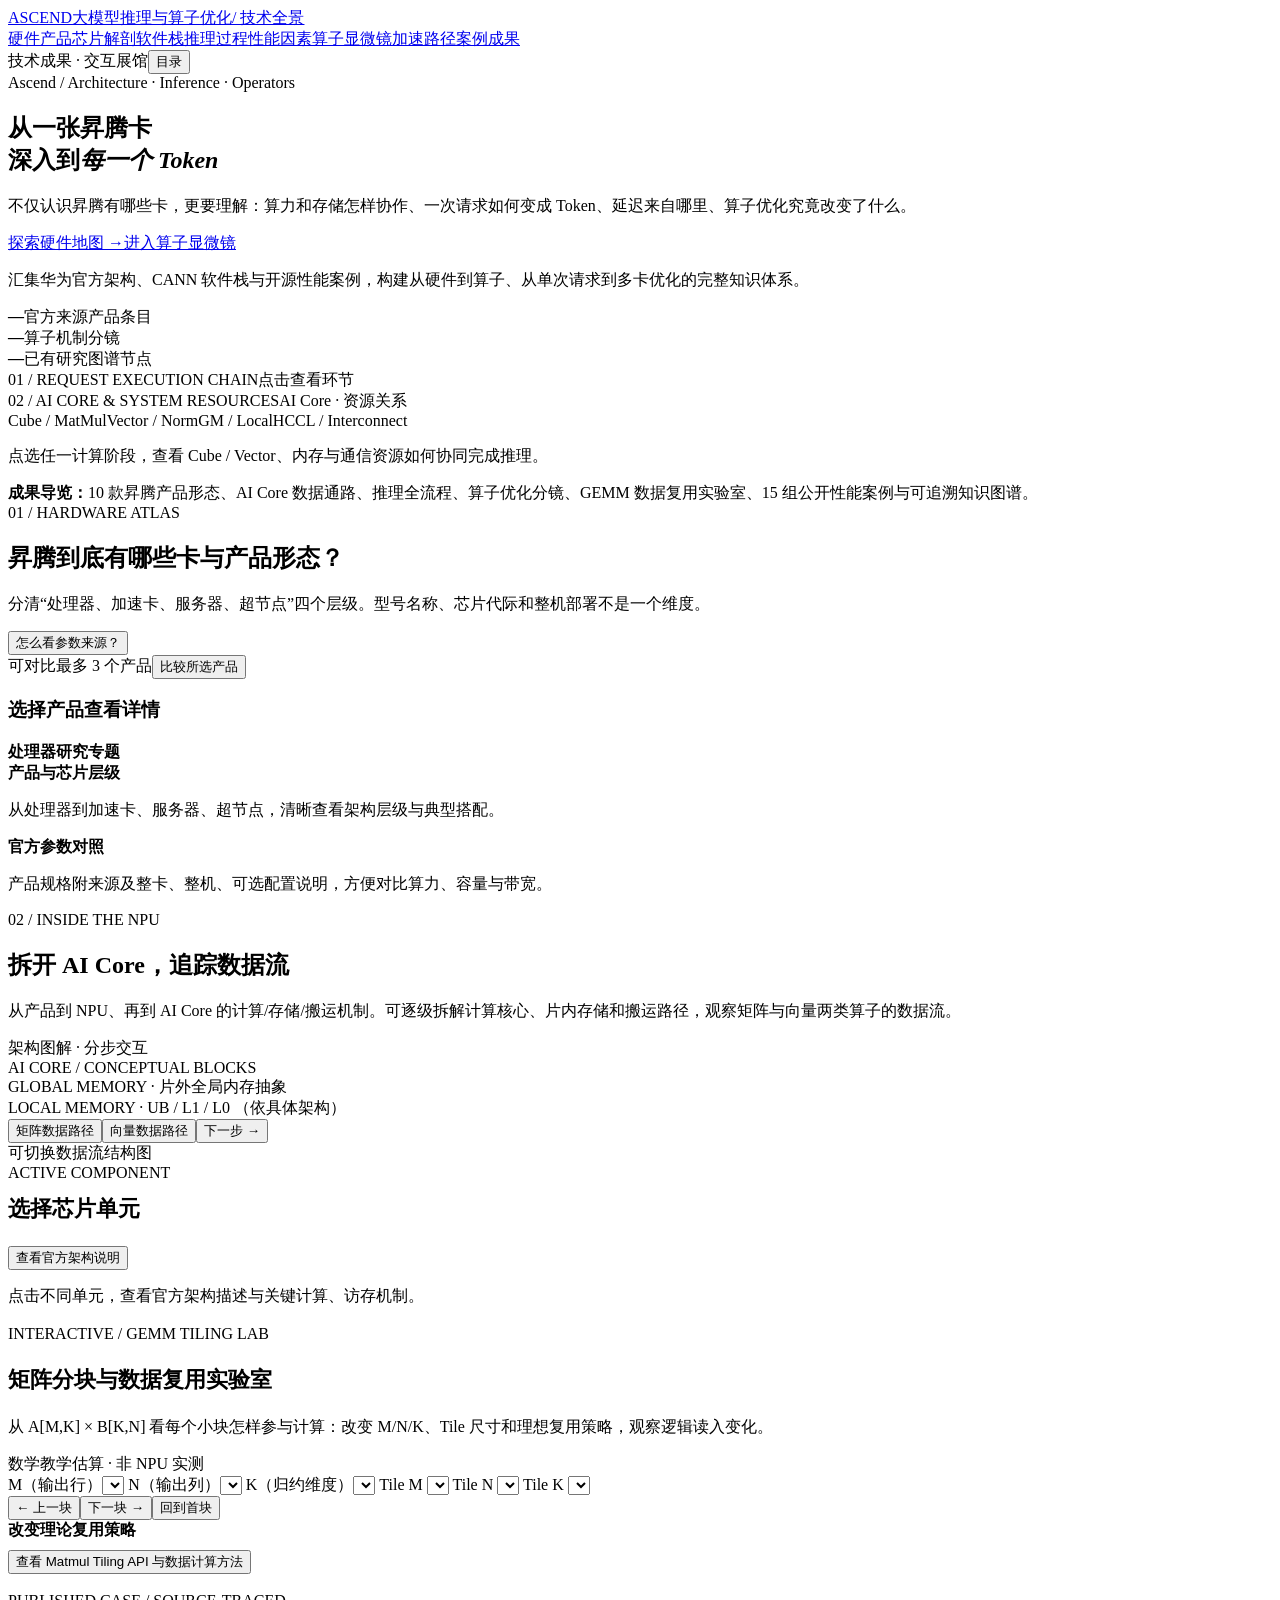
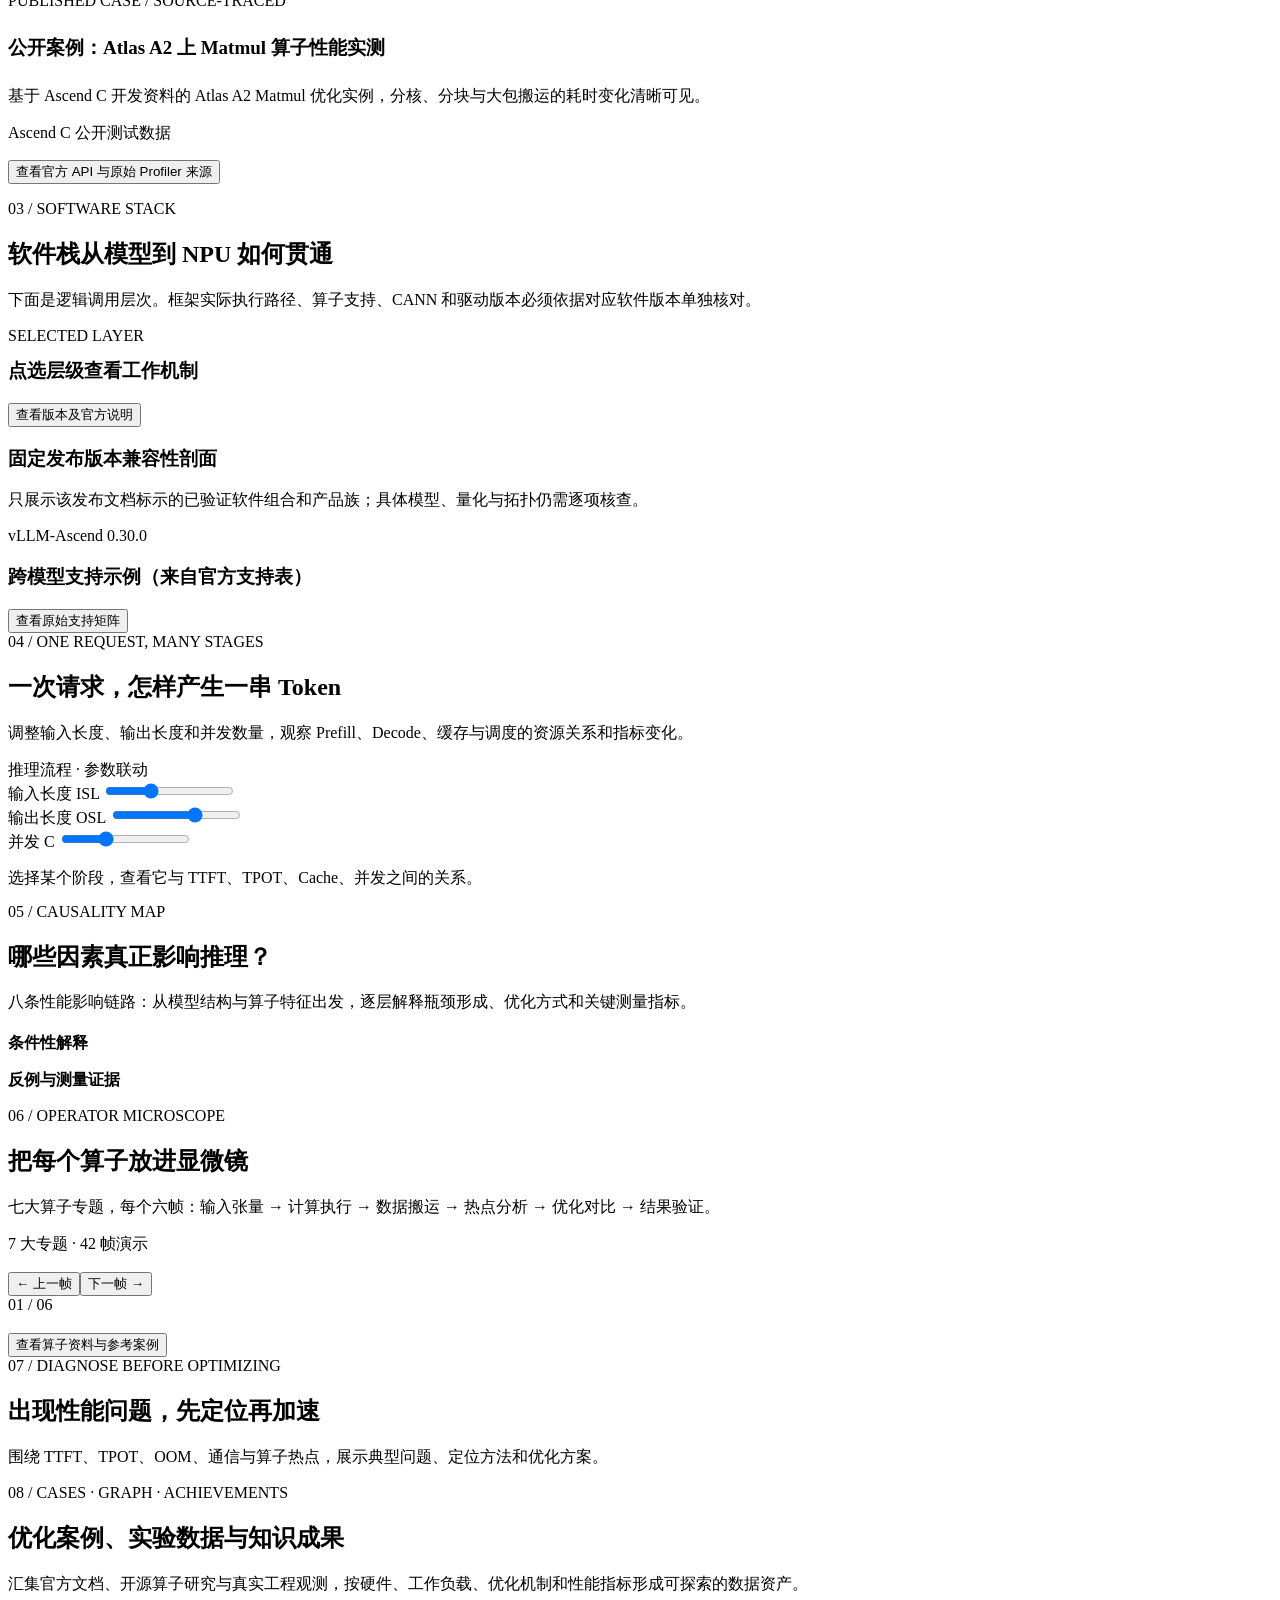
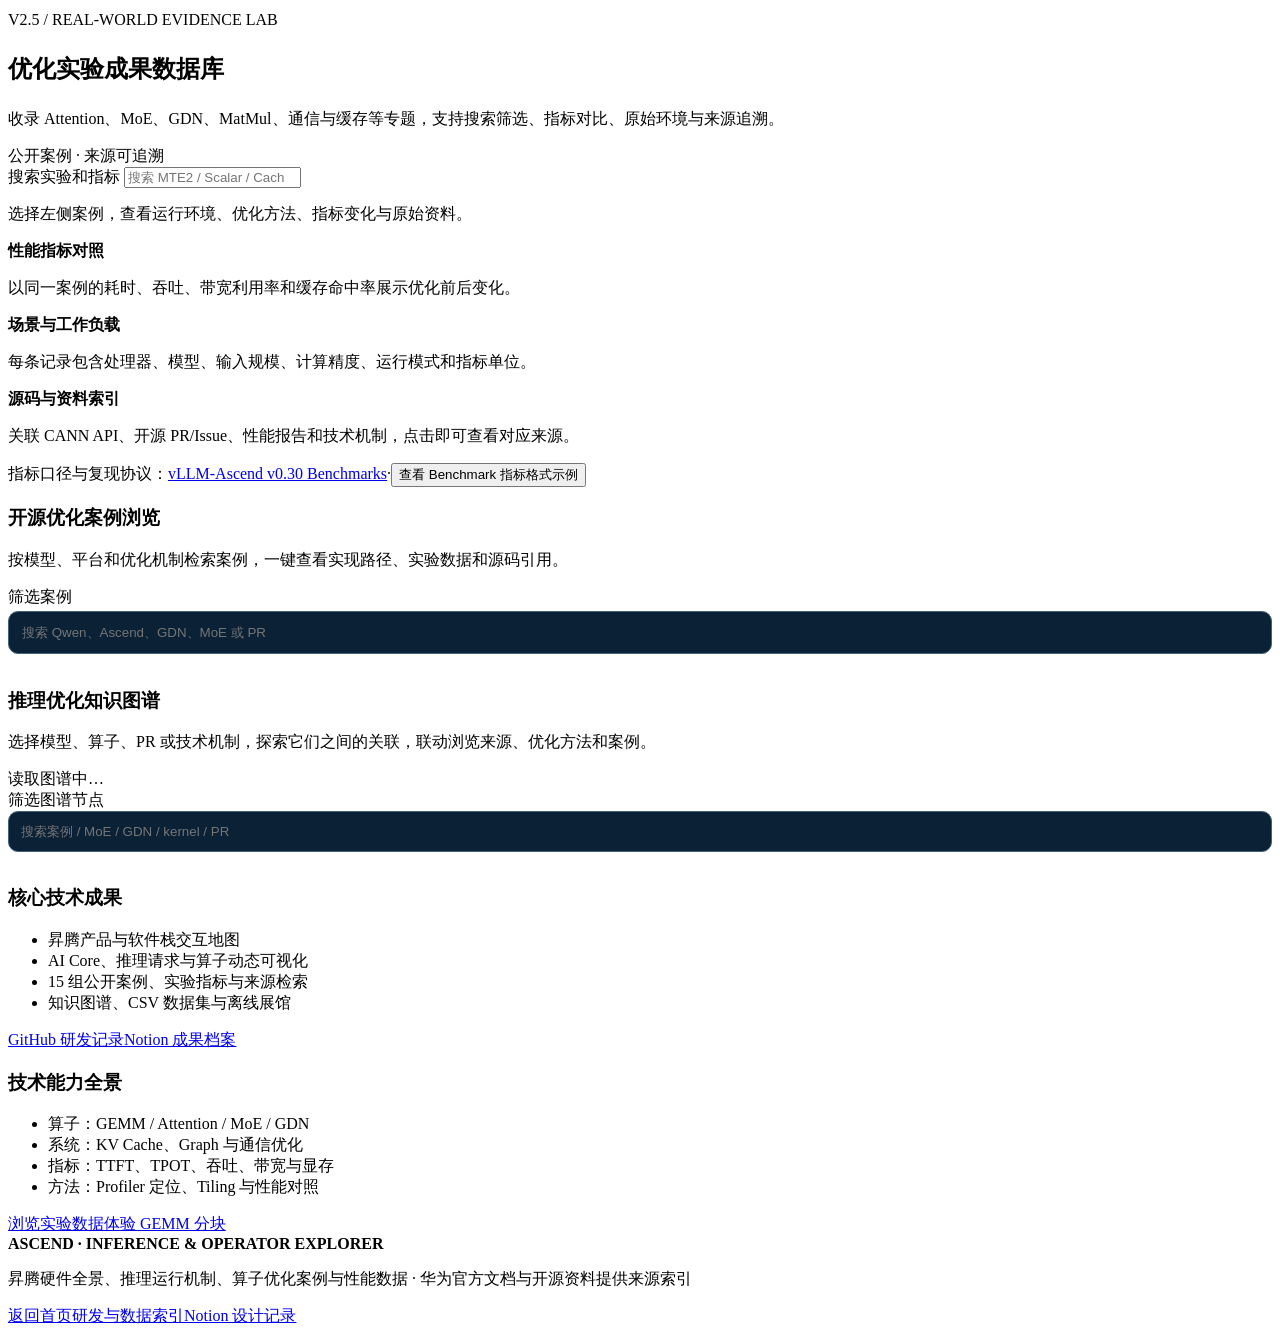
<file: design/ascend-explorer-v2/site/index.html>
<!doctype html>
<html lang="zh-CN"><head><meta charset="utf-8"><meta name="viewport" content="width=device-width,initial-scale=1">
<meta name="theme-color" content="#071422"><meta name="description" content="昇腾大模型推理与算子优化：互动探索硬件形态、AI Core、CANN、Token 生命周期与算子机制。">
<title>昇腾大模型推理与算子优化 · 交互技术全景</title>
<style>/* APP_CSS_INJECT */</style></head>
<body>
<header class="topbar"><div class="container topbar-inner">
 <a class="brand" href="#overview" aria-label="返回昇腾推理优化首页"><span class="brandmark">ASCEND</span><span>大模型推理与算子优化</span><span class="brand-caption">/ 技术全景</span></a>
 <nav class="nav" id="nav" aria-label="全景导航">
  <a href="#hardware">硬件产品</a><a href="#anatomy">芯片解剖</a><a href="#stack">软件栈</a><a href="#lifecycle">推理过程</a><a href="#factors">性能因素</a><a href="#operators">算子显微镜</a><a href="#optimization">加速路径</a><a href="#evidence">案例成果</a>
 </nav>
 <div class="top-actions"><span class="status-small">技术成果 · 交互展馆</span><button id="nav-toggle" class="menu-toggle" aria-expanded="false" aria-controls="nav">目录</button></div>
</div></header>
<main>
<section class="hero container" id="overview" aria-labelledby="hero-title">
 <div class="hero-grid">
  <div>
   <div class="eyebrow">Ascend / Architecture · Inference · Operators</div>
   <h1 id="hero-title">从一张昇腾卡<br>深入到<em>每一个 Token</em></h1>
   <p class="lead">不仅认识昇腾有哪些卡，更要理解：算力和存储怎样协作、一次请求如何变成 Token、延迟来自哪里、算子优化究竟改变了什么。</p>
   <div class="hero-actions"><a class="btn primary" href="#hardware">探索硬件地图 <span aria-hidden="true">→</span></a><a class="btn ghost" href="#operators">进入算子显微镜</a></div>
   <p class="hero-small">汇集华为官方架构、CANN 软件栈与开源性能案例，构建从硬件到算子、从单次请求到多卡优化的完整知识体系。</p>
   <div class="hero-stats"><div class="stat"><strong id="count-products">—</strong><span>官方来源产品条目</span></div><div class="divider"></div><div class="stat"><strong id="count-operators">—</strong><span>算子机制分镜</span></div><div class="divider"></div><div class="stat"><strong id="count-evidence">—</strong><span>已有研究图谱节点</span></div></div>
  </div>
  <div class="hero-diagram" aria-label="请求到昇腾 NPU 的教学路径示意">
   <div class="diagram-caption"><span>01 / REQUEST EXECUTION CHAIN</span><span>点击查看环节</span></div>
   <div class="line-pipeline" id="hero-chain"></div><div class="connector" aria-hidden="true"></div>
   <div class="diagram-caption"><span>02 / AI CORE & SYSTEM RESOURCES</span><span>AI Core · 资源关系</span></div>
   <div class="resource-nodes"><span>Cube / MatMul</span><span>Vector / Norm</span><span>GM / Local</span><span>HCCL / Interconnect</span></div>
   <p class="caption">点选任一计算阶段，查看 Cube / Vector、内存与通信资源如何协同完成推理。</p>
  </div>
 </div>
 <div class="banner" role="note"><b>成果导览：</b>10 款昇腾产品形态、AI Core 数据通路、推理全流程、算子优化分镜、GEMM 数据复用实验室、15 组公开性能案例与可追溯知识图谱。</div>
</section>

<section class="section" id="hardware" aria-labelledby="hardware-title"><div class="container">
 <div class="section-header"><div><div class="section-index">01 / HARDWARE ATLAS</div><h2 id="hardware-title">昇腾到底有哪些卡与产品形态？</h2><p class="section-intro">分清“处理器、加速卡、服务器、超节点”四个层级。型号名称、芯片代际和整机部署不是一个维度。</p></div><button class="btn ghost" data-drawer-key="product" type="button">怎么看参数来源？</button></div>
 <div class="surface">
  <div class="tabs" id="product-tabs" aria-label="第一级：按产品形态筛选"></div><div class="family-rail" id="family-rail" aria-label="第二级：按官方产品族筛选"></div><div class="breadcrumb" id="product-crumb" aria-label="产品四层钻取位置"></div>
  <div class="two-thirds"><div><div class="product-grid" id="product-grid"></div><div class="linkline"><span class="badge neutral">可对比最多 3 个产品</span><button id="compare-products" class="btn ghost" type="button">比较所选产品</button></div></div>
  <aside class="surface hardware-detail" id="product-detail" aria-live="polite"><h3>选择产品查看详情</h3></aside></div>
  <div class="topology-evidence" id="topology-evidence" hidden aria-live="polite"></div>
  <div class="verified-facts" id="verified-spec-detail" aria-live="polite"></div>
 </div>
 <div class="grid-3" style="margin-top:13px"><div class="topic-card"><b>处理器研究专题</b><div id="processor-topics"></div></div><div class="topic-card"><b>产品与芯片层级</b><p>从处理器到加速卡、服务器、超节点，清晰查看架构层级与典型搭配。</p></div><div class="topic-card"><b>官方参数对照</b><p>产品规格附来源及整卡、整机、可选配置说明，方便对比算力、容量与带宽。</p></div></div>
 <div class="surface" id="comparison" hidden style="margin-top:14px"><div class="section-header"><h3>已选产品对照</h3><button class="btn ghost" id="clear-compare" type="button">清除对照</button></div><div class="overflow-x" id="compare-table"></div></div>
</div></section>

<section class="section" id="anatomy" aria-labelledby="anatomy-title"><div class="container">
 <div class="section-header"><div><div class="section-index">02 / INSIDE THE NPU</div><h2 id="anatomy-title">拆开 AI Core，追踪数据流</h2><p class="section-intro">从产品到 NPU、再到 AI Core 的计算/存储/搬运机制。可逐级拆解计算核心、片内存储和搬运路径，观察矩阵与向量两类算子的数据流。</p></div><span class="badge warn">架构图解 · 分步交互</span></div>
 <div class="layer-strip" id="anatomy-levels"></div>
 <div class="anatomy-view">
  <div class="surface" id="anatomy-diagram">
   <div class="chip-shell" id="chip-shell"><div class="chip-title">AI CORE / CONCEPTUAL BLOCKS</div>
    <div class="memorybar">GLOBAL MEMORY · 片外全局内存抽象</div>
    <div class="chip-cores" id="chip-units"></div><div class="memorybar">LOCAL MEMORY · UB / L1 / L0 （依具体架构）</div>
   </div>
   <div class="layer-display" id="anatomy-layer-display" hidden></div>
   <div class="linkline"><button id="path-gemm" class="btn" type="button">矩阵数据路径</button><button id="path-vector" class="btn ghost" type="button">向量数据路径</button><button id="path-next" class="btn ghost" type="button">下一步 →</button></div>
   <div class="pathline" id="memory-path" aria-live="polite"></div>
   <div class="core-illustration" id="core-illustration" role="img" aria-label="典型 Cube 或 Vector 计算存储数据通路">可切换数据流结构图</div>
   <div class="core-step-detail" id="core-step-detail" aria-live="polite"></div>
  </div>
  <aside class="surface tinted"><span class="data-label">ACTIVE COMPONENT</span><h3 id="chip-detail-title" class="panel-title" style="font-size:22px;margin-top:12px">选择芯片单元</h3><p id="chip-detail-text" class="muted"></p><div class="tutorial-box" id="chip-detail-measure"></div><div class="linkline"><button class="btn ghost" data-drawer-key="architecture" type="button">查看官方架构说明</button></div><p class="tiny">点击不同单元，查看官方架构描述与关键计算、访存机制。</p></aside>
 </div>
 <div class="surface tile-lab" id="tiling-lab" style="margin-top:18px" aria-labelledby="tiling-title">
  <div class="section-header"><div><div class="section-index">INTERACTIVE / GEMM TILING LAB</div><h3 id="tiling-title" class="panel-title" style="font-size:22px">矩阵分块与数据复用实验室</h3><p class="section-intro">从 A[M,K] × B[K,N] 看每个小块怎样参与计算：改变 M/N/K、Tile 尺寸和理想复用策略，观察逻辑读入变化。</p></div><span class="badge warn">数学教学估算 · 非 NPU 实测</span></div>
  <div class="tabs" id="tiling-presets" aria-label="选择矩阵计算示例"></div>
  <div class="tile-controls">
   <label>M（输出行）<select id="tile-M" aria-label="M 行数"></select></label>
   <label>N（输出列）<select id="tile-N" aria-label="N 列数"></select></label>
   <label>K（归约维度）<select id="tile-K" aria-label="K 维度"></select></label>
   <label>Tile M <select id="tile-tm" aria-label="Tile M"></select></label>
   <label>Tile N <select id="tile-tn" aria-label="Tile N"></select></label>
   <label>Tile K <select id="tile-tk" aria-label="Tile K"></select></label>
  </div>
  <div class="tile-summary" id="tiling-summary" aria-live="polite"></div>
  <div class="tile-layout">
   <div class="tile-stage">
    <div class="tile-matrix-trio" id="tiling-matrices" aria-label="矩阵 A B C 的分块示意"></div>
    <div class="linkline"><button type="button" class="btn ghost" id="tiling-prev">← 上一块</button><button type="button" class="btn primary" id="tiling-next">下一块 →</button><button type="button" class="btn ghost" id="tiling-reset">回到首块</button></div>
    <div class="tile-step" id="tiling-step" aria-live="polite"></div>
   </div>
   <div class="tile-right">
    <h4 style="margin:0 0 9px">改变理论复用策略</h4>
    <div class="tabs" id="tiling-methods"></div>
    <div id="tiling-traffic" class="tile-traffic" aria-live="polite"></div>
    <div class="tutorial-box" id="tiling-caveat"></div>
    <button type="button" class="btn ghost" id="tiling-sources">查看 Matmul Tiling API 与数据计算方法</button>
   </div>
  </div>
  <div class="surface reported-evidence" id="matmul-reported-evidence" style="margin-top:18px" aria-labelledby="reported-evidence-title">
   <div class="section-header"><div><div class="section-index">PUBLISHED CASE / SOURCE-TRACED</div><h4 class="panel-title" id="reported-evidence-title" style="font-size:19px">公开案例：Atlas A2 上 Matmul 算子性能实测</h4><p class="section-intro">基于 Ascend C 开发资料的 Atlas A2 Matmul 优化实例，分核、分块与大包搬运的耗时变化清晰可见。</p></div><span class="badge warn">Ascend C 公开测试数据</span></div>
   <p class="small muted" id="evidence-workload"></p>
   <div class="reported-evidence-grid" id="reported-evidence-grid"></div>
   <div class="linkline"><button type="button" class="btn ghost" id="reported-evidence-source">查看官方 API 与原始 Profiler 来源</button></div>
   <p class="tiny" id="reported-evidence-caveat"></p>
  </div>
 </div>
</div></section>

<section class="section" id="stack" aria-labelledby="stack-title"><div class="container">
 <div class="section-header"><div><div class="section-index">03 / SOFTWARE STACK</div><h2 id="stack-title">软件栈从模型到 NPU 如何贯通</h2><p class="section-intro">下面是逻辑调用层次。框架实际执行路径、算子支持、CANN 和驱动版本必须依据对应软件版本单独核对。</p></div></div>
 <div class="two-thirds"><div class="surface"><div class="stack" id="stack-layers"></div></div><div class="surface tinted"><div class="data-label">SELECTED LAYER</div><h3 id="stack-detail-title" class="panel-title" style="margin-top:13px">点选层级查看工作机制</h3><p id="stack-detail-text" class="muted"></p><div class="tutorial-box" id="stack-detail-gate"></div><div class="linkline"><button class="btn ghost" data-drawer-key="framework" type="button">查看版本及官方说明</button></div></div></div>
 <div class="surface compat-panel" id="software-compat" style="margin-top:16px">
   <div class="section-header"><div><h3 class="panel-title">固定发布版本兼容性剖面</h3><p class="section-intro">只展示该发布文档标示的已验证软件组合和产品族；具体模型、量化与拓扑仍需逐项核查。</p></div><span class="badge neutral">vLLM-Ascend 0.30.0</span></div>
   <div class="tabs" id="compat-family-tabs" aria-label="选择官方软件环境适配的硬件族"></div>
   <div class="compat-view" id="compat-view" aria-live="polite"></div>
   <div class="section-header" style="margin-top:16px"><h3 class="panel-title">跨模型支持示例（来自官方支持表）</h3><button type="button" class="btn ghost" id="compat-source">查看原始支持矩阵</button></div>
   <div class="compat-models" id="compat-models"></div>
 </div>
</div></section>

<section class="section" id="lifecycle" aria-labelledby="life-title"><div class="container">
 <div class="section-header"><div><div class="section-index">04 / ONE REQUEST, MANY STAGES</div><h2 id="life-title">一次请求，怎样产生一串 Token</h2><p class="section-intro">调整输入长度、输出长度和并发数量，观察 Prefill、Decode、缓存与调度的资源关系和指标变化。</p></div><span class="badge warn">推理流程 · 参数联动</span></div>
 <div class="surface">
  <div class="controls">
   <div class="control"><label for="isl">输入长度 ISL <strong id="isl-value"></strong></label><input type="range" id="isl" min="0" max="3" step="1" value="1" aria-label="输入 Token 长度"></div>
   <div class="control"><label for="osl">输出长度 OSL <strong id="osl-value"></strong></label><input type="range" id="osl" min="0" max="3" step="1" value="2" aria-label="输出 Token 长度"></div>
   <div class="control"><label for="cc">并发 C <strong id="cc-value"></strong></label><input type="range" id="cc" min="0" max="3" step="1" value="1" aria-label="并发请求数量"></div>
  </div>
  <div class="timeline" id="timeline-stages"></div><div class="host-tracks" id="lifecycle-tracks"></div>
  <div class="tutorial-box" id="lifecycle-detail" style="margin-top:15px">选择某个阶段，查看它与 TTFT、TPOT、Cache、并发之间的关系。</div>
 </div>
 <div class="metric-grid" id="metric-definitions" style="margin-top:14px"></div>
</div></section>

<section class="section" id="factors" aria-labelledby="factor-title"><div class="container">
 <div class="section-header"><div><div class="section-index">05 / CAUSALITY MAP</div><h2 id="factor-title">哪些因素真正影响推理？</h2><p class="section-intro">八条性能影响链路：从模型结构与算子特征出发，逐层解释瓶颈形成、优化方式和关键测量指标。</p></div></div>
 <div class="surface"><div class="chips" id="factor-tabs"></div><div class="causality" id="factor-chain" style="margin-top:20px"></div>
  <div class="grid-2" style="margin-top:15px"><div class="tutorial-box"><b>条件性解释</b><p id="factor-description"></p></div><div class="tutorial-box"><b>反例与测量证据</b><p id="factor-validate"></p></div></div>
 </div>
</div></section>

<section class="section" id="operators" aria-labelledby="op-title"><div class="container">
 <div class="section-header"><div><div class="section-index">06 / OPERATOR MICROSCOPE</div><h2 id="op-title">把每个算子放进显微镜</h2><p class="section-intro">七大算子专题，每个六帧：输入张量 → 计算执行 → 数据搬运 → 热点分析 → 优化对比 → 结果验证。</p></div><span class="badge neutral">7 大专题 · 42 帧演示</span></div>
 <div class="surface"><div class="tabs" id="operator-tabs"></div><div class="story-grid" style="margin-top:17px">
  <div><div class="story-steps" id="operator-steps"></div><div class="linkline"><button id="op-prev" class="btn ghost" type="button">← 上一帧</button><button id="op-next" class="btn ghost" type="button">下一帧 →</button></div></div>
  <div class="visualizer" aria-live="polite"><div><div class="large-step" id="op-number">01 / 06</div><span class="data-label" id="op-stage"></span><h3 id="op-frame-title"></h3><p id="op-frame-description"></p><div class="pathline" id="op-visual-flow"></div></div><div><p class="tiny" id="op-limitation"></p><button class="btn ghost" id="op-sources" type="button">查看算子资料与参考案例</button><a id="gemm-lab-link" class="btn ghost" href="#tiling-lab" hidden>进入 GEMM 分块实验室</a></div></div>
 </div></div>
</div></section>

<section class="section" id="optimization" aria-labelledby="opt-title"><div class="container">
 <div class="section-header"><div><div class="section-index">07 / DIAGNOSE BEFORE OPTIMIZING</div><h2 id="opt-title">出现性能问题，先定位再加速</h2><p class="section-intro">围绕 TTFT、TPOT、OOM、通信与算子热点，展示典型问题、定位方法和优化方案。</p></div></div>
 <div class="surface"><div class="diagnosis"><div class="symptoms" id="symptoms"></div><div><div class="decision-steps" id="diagnosis-path"></div><div class="tutorial-box" id="diagnosis-warning" style="margin-top:12px"></div></div></div></div>
</div></section>

<section class="section" id="evidence" aria-labelledby="evidence-title"><div class="container">
 <div class="section-header"><div><div class="section-index">08 / CASES · GRAPH · ACHIEVEMENTS</div><h2 id="evidence-title">优化案例、实验数据与知识成果</h2><p class="section-intro">汇集官方文档、开源算子研究与真实工程观测，按硬件、工作负载、优化机制和性能指标形成可探索的数据资产。</p></div></div>

 <div class="surface experiment-hub" id="experiment-hub" style="margin-bottom:17px" aria-labelledby="experiment-hub-title">
  <div class="section-header">
   <div><div class="section-index">V2.5 / REAL-WORLD EVIDENCE LAB</div><h3 class="panel-title" id="experiment-hub-title" style="font-size:24px">优化实验成果数据库</h3><p class="section-intro">收录 Attention、MoE、GDN、MatMul、通信与缓存等专题，支持搜索筛选、指标对比、原始环境与来源追溯。</p></div>
   <span class="badge warn">公开案例 · 来源可追溯</span>
  </div>
  <div class="exp-stat-grid" id="exp-summary"></div>
  <div class="experiment-workspace">
   <div class="experiment-browser">
     <div class="tabs" id="experiment-tabs" aria-label="按证据类型筛选实验"></div>
     <label for="experiment-query" class="sr-only">搜索实验和指标</label>
     <input id="experiment-query" type="search" placeholder="搜索 MTE2 / Scalar / Cache / A2 / GEMM / FP16" autocomplete="off" />
     <div class="experiment-cards" id="experiment-cards" aria-label="公开实验案例列表"></div>
   </div>
   <div class="experiment-detail" id="experiment-detail" aria-live="polite">
     <p class="muted">选择左侧案例，查看运行环境、优化方法、指标变化与原始资料。</p>
   </div>
  </div>
  <div class="exp-methodology">
    <div><strong>性能指标对照</strong><p>以同一案例的耗时、吞吐、带宽利用率和缓存命中率展示优化前后变化。</p></div>
    <div><strong>场景与工作负载</strong><p>每条记录包含处理器、模型、输入规模、计算精度、运行模式和指标单位。</p></div>
    <div><strong>源码与资料索引</strong><p>关联 CANN API、开源 PR/Issue、性能报告和技术机制，点击即可查看对应来源。</p></div>
  </div>
  <div class="exp-reference"><span>指标口径与复现协议：</span><a href="https://docs.vllm.ai/projects/ascend/en/v0.30.0/developer_guide/performance_and_debug/performance_benchmark.html" target="_blank" rel="noopener noreferrer">vLLM-Ascend v0.30 Benchmarks</a><span>·</span><button class="btn ghost" type="button" id="experiment-example">查看 Benchmark 指标格式示例</button></div>
 </div>
 <div class="grid-4" id="research-stats"></div>
 <div class="surface" style="margin-top:15px"><div class="section-header"><div><h3 class="panel-title">开源优化案例浏览</h3><p class="small muted">按模型、平台和优化机制检索案例，一键查看实现路径、实验数据和源码引用。</p></div><div class="tabs" id="evidence-tabs"></div></div>
  <label class="sr-only" for="case-query">筛选案例</label><input id="case-query" type="search" placeholder="搜索 Qwen、Ascend、GDN、MoE 或 PR" style="width:100%;padding:13px;border:1px solid #41637b;border-radius:10px;background:#0a2136;color:white;margin:3px 0 15px">
  <div class="case-grid" id="case-grid"></div>
 </div>
 <div class="surface" style="margin-top:15px">
  <div class="section-header"><div><h3 class="panel-title">推理优化知识图谱</h3><p class="small muted">选择模型、算子、PR 或技术机制，探索它们之间的关联，联动浏览来源、优化方法和案例。</p></div><span class="badge neutral" id="graph-counts">读取图谱中…</span></div>
  <label class="sr-only" for="graph-search">筛选图谱节点</label><input type="search" id="graph-search" placeholder="搜索案例 / MoE / GDN / kernel / PR" style="width:100%;padding:12px;border:1px solid #41637b;border-radius:10px;background:#0a2136;color:#eaf2ff;margin-bottom:14px">
  <div class="two-thirds"><div class="graph-stage" id="graph-stage" aria-label="中心节点与直接相邻的证据关系图"></div><aside class="surface graph-detail" id="graph-detail" aria-live="polite"></aside></div>
  <div class="chips" id="graph-matches" style="margin-top:13px" aria-label="可选图谱节点"></div>
 </div>
 <div class="grid-2" style="margin-top:15px"><div class="surface"><h3 class="panel-title">核心技术成果</h3><ul class="list-clean"><li>昇腾产品与软件栈交互地图</li><li>AI Core、推理请求与算子动态可视化</li><li>15 组公开案例、实验指标与来源检索</li><li>知识图谱、CSV 数据集与离线展馆</li></ul><div class="linkline"><a class="btn ghost" href="https://github.com/cao772/ascend-llm-inference-optimization/pull/4" rel="noopener" target="_blank">GitHub 研发记录</a><a class="btn ghost" href="https://app.notion.com/p/40b7bbed135281dabe95c10c5206be42" rel="noopener" target="_blank">Notion 成果档案</a></div></div>
  <div class="surface"><h3 class="panel-title">技术能力全景</h3><ul class="list-clean"><li>算子：GEMM / Attention / MoE / GDN</li><li>系统：KV Cache、Graph 与通信优化</li><li>指标：TTFT、TPOT、吞吐、带宽与显存</li><li>方法：Profiler 定位、Tiling 与性能对照</li></ul><div class="linkline"><a class="btn ghost" href="#experiment-hub">浏览实验数据</a><a class="btn ghost" href="#tiling-lab">体验 GEMM 分块</a></div></div>
 </div>
</div></section>
</main>
<footer class="footer"><div class="container"><b>ASCEND · INFERENCE & OPERATOR EXPLORER</b><p>昇腾硬件全景、推理运行机制、算子优化案例与性能数据 · 华为官方文档与开源资料提供来源索引</p><div class="footer-links"><a href="#overview">返回首页</a><a href="https://github.com/cao772/ascend-llm-inference-optimization/issues/7" target="_blank" rel="noopener">研发与数据索引</a><a href="https://app.notion.com/p/40b7bbed135281d78e69ca7cd395b56e" target="_blank" rel="noopener">Notion 设计记录</a></div></div></footer>
<div class="drawer-backdrop" id="drawer-backdrop" hidden></div><aside class="drawer" id="drawer" role="dialog" aria-modal="true" aria-labelledby="drawer-title" hidden><button class="close" id="drawer-close" type="button">关闭 ✕</button><div class="data-label" id="drawer-category">EVIDENCE</div><h2 id="drawer-title"></h2><div id="drawer-content"></div></aside>
<script id="app-data" type="application/json">/* DATA_JSON_INJECT */</script><script>/* TILING_JS_INJECT */</script><script>/* APP_JS_INJECT */</script>
</body></html>
</file>
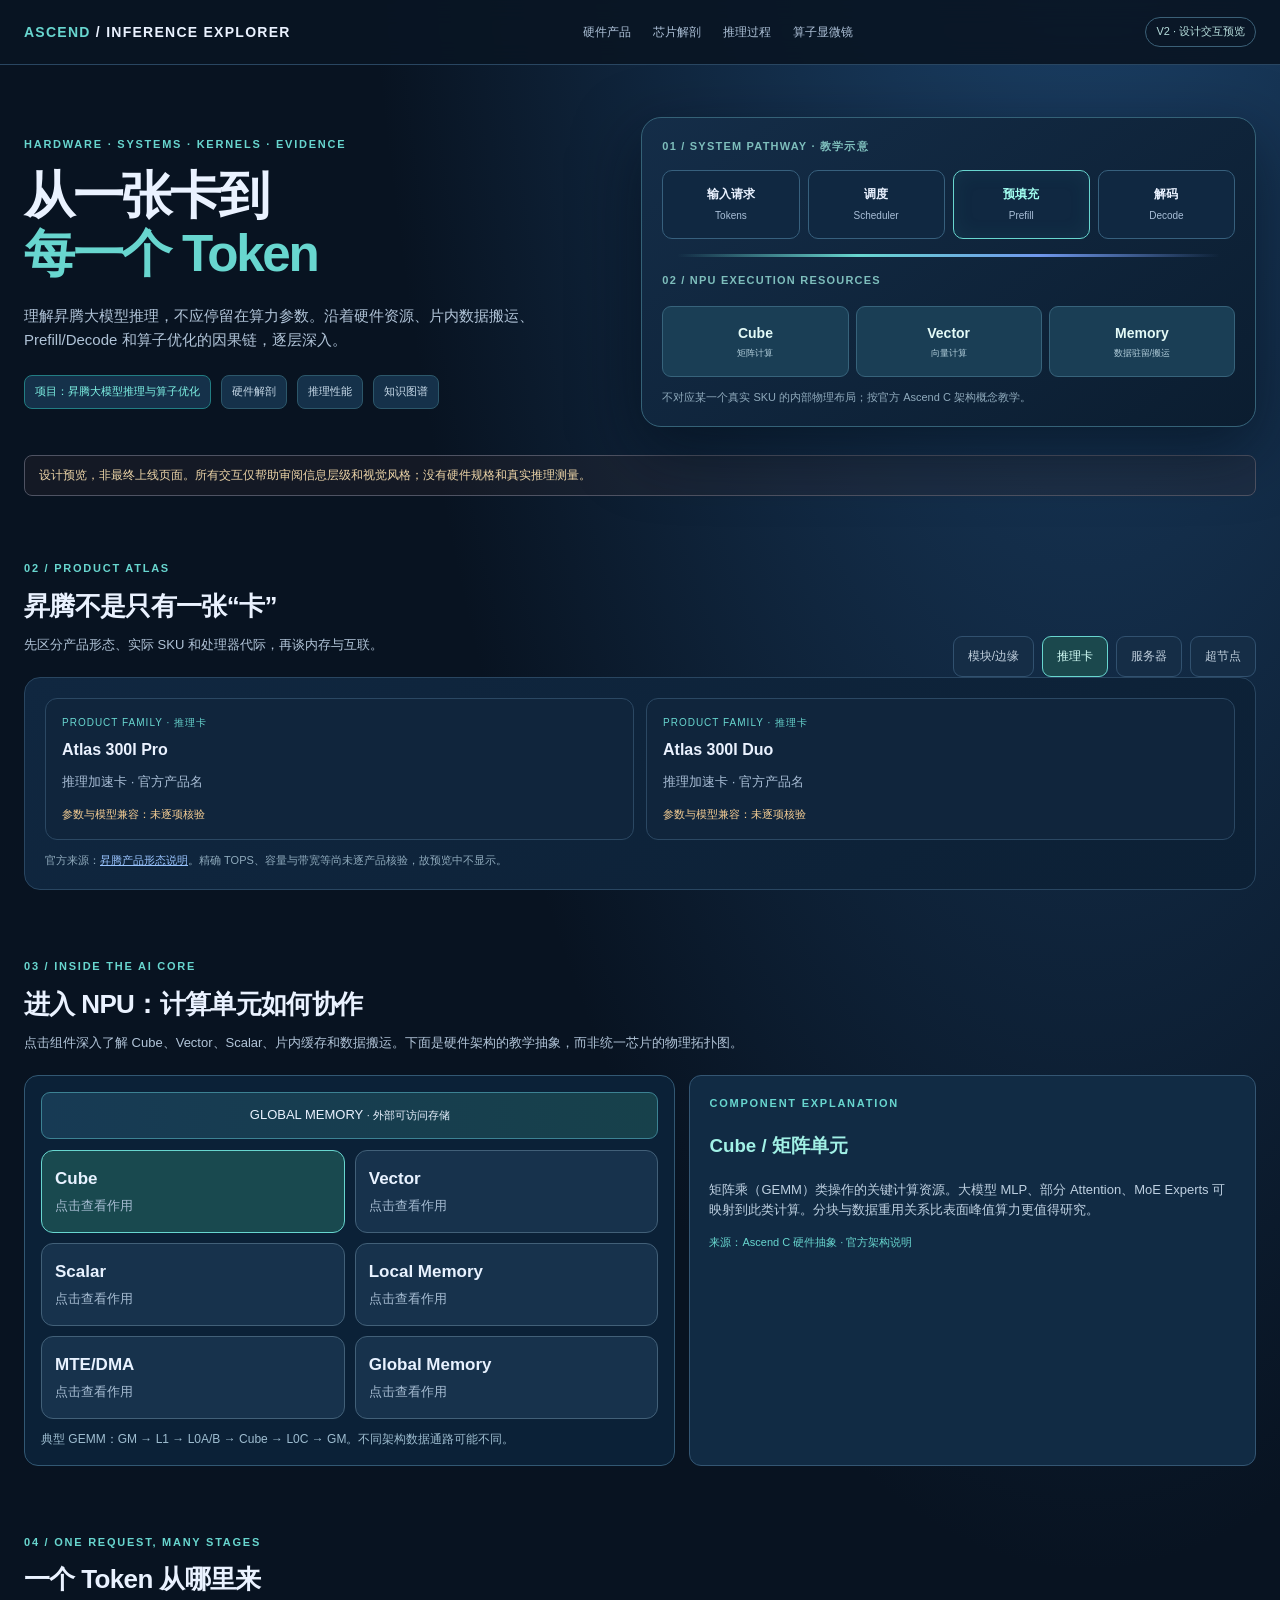
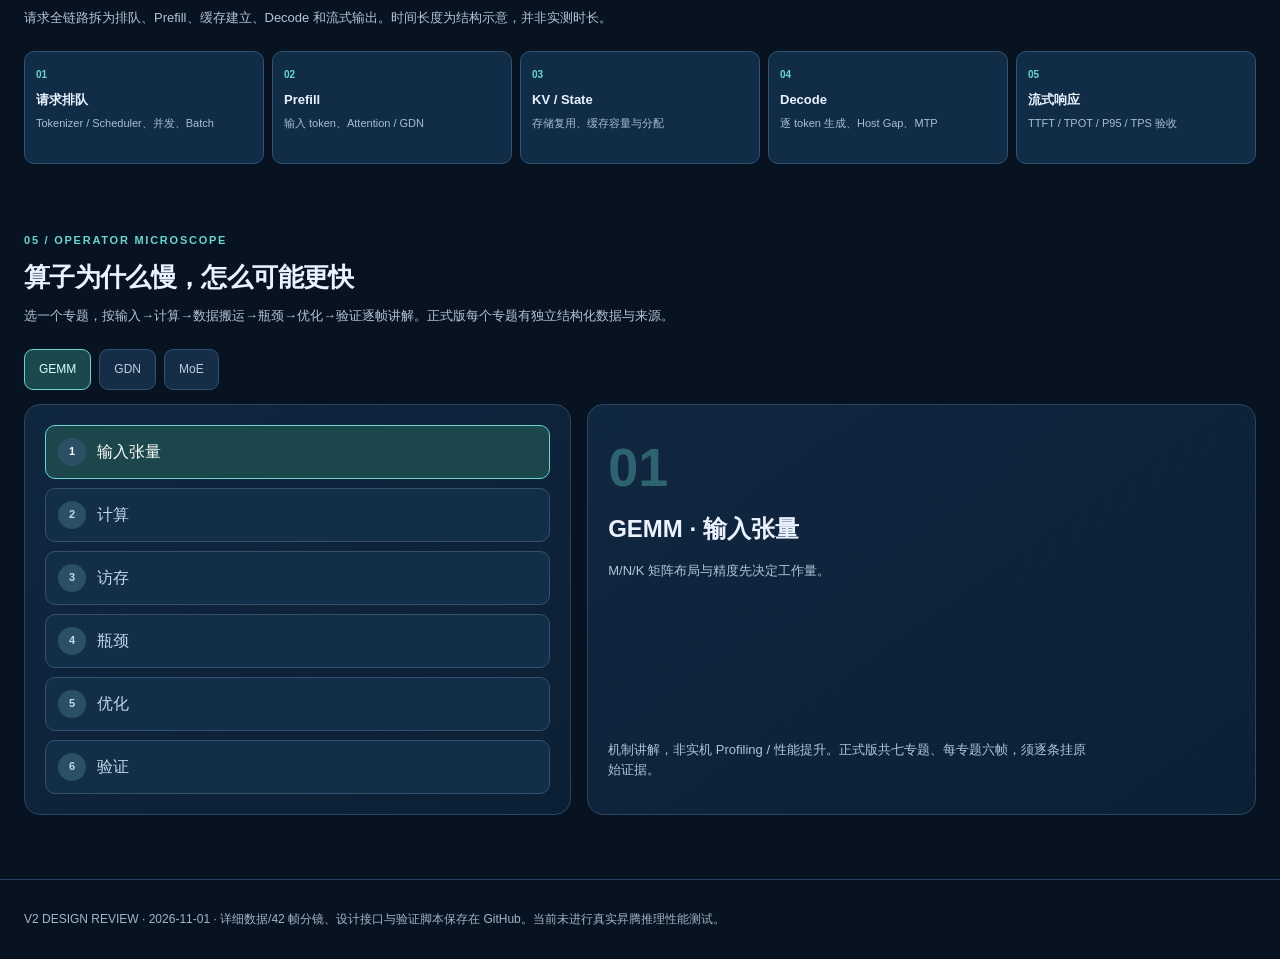
<file: design/ascend-explorer-v2/preview.html>
<!doctype html>
<html lang="zh-CN"><head><meta charset="utf-8"><meta name="viewport" content="width=device-width,initial-scale=1">
<title>昇腾大模型推理与算子优化 · V2 交互设计预览</title>
<style>
:root{color-scheme:dark;--bg:#081321;--panel:#0f233a;--panel2:#142d48;--stroke:#294661;--text:#eaf2ff;--muted:#b1c4d8;--cyan:#68d6cf;--warn:#f2c984}
*{box-sizing:border-box}html{scroll-behavior:smooth}body{margin:0;background:radial-gradient(ellipse at 85% -20%,#1f4974 0%,transparent 48%),var(--bg);color:var(--text);font-family:Inter,-apple-system,BlinkMacSystemFont,"PingFang SC","Microsoft YaHei",sans-serif;line-height:1.58}
button{font:inherit;cursor:pointer}button:focus-visible,a:focus-visible{outline:3px solid #a8e7e2;outline-offset:3px}a{color:#9bc5ff}a:hover{color:#d5eaff}.shell{max-width:1280px;margin:auto;padding:0 24px}
nav{position:sticky;top:0;z-index:6;background:#091523ea;backdrop-filter:blur(12px);border-bottom:1px solid var(--stroke)}nav .shell{display:flex;align-items:center;justify-content:space-between;gap:22px;min-height:64px}
.brand{font-size:14px;font-weight:850;letter-spacing:.09em}.brand b{color:var(--cyan)}.menu{display:flex;gap:22px}.menu a{font-size:12px;color:#aec2d8;text-decoration:none}.top-meta{border:1px solid #3b6077;border-radius:100px;padding:5px 10px;font-size:11px;color:#b7dedc}
.hero{padding:52px 0 30px}.eyebrow{letter-spacing:.16em;font-size:11px;font-weight:800;color:var(--cyan);text-transform:uppercase}
h1{font-size:clamp(34px,4vw,56px);line-height:1.14;margin:14px 0 20px;letter-spacing:-.045em}h1 span{color:var(--cyan)}
.subtitle{max-width:700px;color:var(--muted);font-size:15px;margin:0 0 24px}.hero-flex{display:grid;grid-template-columns:1fr 1.05fr;gap:32px;align-items:center}
.pills{display:flex;gap:10px;flex-wrap:wrap}.pill{border-radius:8px;background:#15314a;border:1px solid #2c576a;padding:7px 10px;font-size:11px;color:#c8dae9}.pill.cyan{color:#80f5e7;border-color:#227d83}
.hero-art{padding:20px;border-radius:20px;border:1px solid #356277;background:linear-gradient(145deg,#142d48,#0b1d30);box-shadow:0 22px 65px #020b1690;min-height:310px}
.art-label{font-size:11px;color:#7ebebc;font-weight:800;letter-spacing:.11em;margin-bottom:15px}.pipeline{display:grid;grid-template-columns:repeat(4,1fr);gap:8px}
.pipe-node{border:1px solid #37607d;background:#102841;border-radius:10px;text-align:center;padding:14px 8px;font-size:12px;font-weight:750;position:relative}.pipe-node.active{border-color:var(--cyan);box-shadow:inset 0 0 20px #248e8b21;color:#a2fff1}.pipe-node small{display:block;font-weight:400;font-size:10px;color:#a9bfd8;margin-top:4px}
.processor{margin-top:16px;display:grid;grid-template-columns:1fr 1fr 1fr;gap:7px}.unit{padding:15px 8px;border:1px solid #37637b;border-radius:9px;text-align:center;background:#1a3e55;font-size:11px}.unit b{display:block;font-size:14px;color:#e3faf7}.unit small{color:#b2cedb}
.trace{height:3px;margin:15px 15px;background:linear-gradient(90deg,transparent,var(--cyan),#7098ed,transparent);border-radius:10px}
.kicker{margin:0;padding:10px 14px;border:1px solid #4f5363;border-radius:8px;background:#3a31343d;color:#edd5a8;font-size:12px}
section{padding:34px 0}h2{font-size:26px;letter-spacing:-.025em;margin:8px 0 8px}.section-lead{font-size:13px;color:var(--muted);margin:0 0 22px}
.section-head{display:flex;justify-content:space-between;align-items:flex-end;gap:18px;flex-wrap:wrap}
.card{border:1px solid var(--stroke);border-radius:16px;background:linear-gradient(145deg,#102740,#0c2035);padding:20px}.card h3{margin:0 0 7px;font-size:16px}.card p{font-size:13px;color:var(--muted)}
.tabs{display:flex;gap:8px;flex-wrap:wrap}.tabs button{border:1px solid #31516f;background:#152d46;color:#bfcedc;border-radius:9px;padding:10px 14px;font-size:12px}
.tabs button[aria-pressed="true"]{border-color:var(--cyan);background:#1b484d;color:#d5fff9}
.explainer{display:grid;grid-template-columns:1fr 1.1fr;gap:14px}.hardware-list{display:grid;grid-template-columns:repeat(2,minmax(0,1fr));gap:12px}
.hitem{padding:16px;background:#10253c;border:1px solid #2b4863;border-radius:12px;min-height:121px}
.hitem span{display:block;color:var(--cyan);font-size:10px;letter-spacing:.1em}.hitem strong{display:block;font-size:16px;margin:6px 0}
.hitem small{color:#a8bdd5}.hitem .unknown{color:#f7cf94}.source{font-size:11px;color:#8faabc;margin-top:12px}
.chip-grid{display:grid;grid-template-columns:1.15fr 1fr;gap:14px}.chip-layers{border:1px solid #325873;border-radius:14px;padding:16px;background:#0b2137}
.memory{background:linear-gradient(90deg,#173a54,#17414b);border:1px solid #3c8293;border-radius:9px;padding:12px;text-align:center;font-size:13px;margin-bottom:11px}
.compute{display:grid;grid-template-columns:repeat(2,1fr);gap:10px}.compute button{border:1px solid #426078;border-radius:12px;background:#17324c;color:#e8f2ff;min-height:83px;text-align:left;padding:13px}
.compute button b{display:block;font-size:17px}.compute button small{color:#a5bbd1;display:block;margin-top:2px}
.compute button.sel{border-color:var(--cyan);background:#19494f}.legend{font-size:12px;color:#9ebdd0;margin:11px 0 0}
.detail{border:1px solid #345673;background:#112b44;border-radius:12px;padding:19px;min-height:218px}
.detail h3{color:#a1f1e6}.detail p{color:#bed0e1;font-size:13px}.detail .linkish{font-size:11px;color:var(--cyan)}
.stageline{display:grid;grid-template-columns:repeat(5,1fr);gap:8px}.stage{border:1px solid #2f5472;border-radius:10px;background:#102c46;padding:15px 11px;min-height:113px}
.stage .index{font-size:10px;font-weight:800;color:var(--cyan)}.stage h3{font-size:13px;margin:7px 0 5px}.stage p{font-size:11px;color:#a6bed5;margin:0}
.story{display:grid;grid-template-columns:.9fr 1.1fr;gap:16px}.story-steps{display:flex;flex-direction:column;gap:9px}.story-step{width:100%;text-align:left;border:1px solid #35506b;background:#122e48;border-radius:10px;color:#c5d7e9;padding:12px;display:flex;align-items:center;gap:11px}
.story-step[aria-pressed="true"]{border-color:var(--cyan);background:#1b464c;color:#fff}.round{display:grid;place-items:center;border-radius:100%;height:28px;width:28px;background:#2b5066;font-size:11px;font-weight:bold}
.readout{min-height:350px;display:flex;flex-direction:column;justify-content:space-between}
.readout .number{font-size:54px;color:#63d5cb;font-weight:850;opacity:.35}.readout h3{font-size:24px}.readout p{max-width:480px}
.foot{border-top:1px solid var(--stroke);padding:30px 0;color:#a0b5c9;font-size:12px;margin-top:30px}
@media(max-width:950px){.hero-flex,.explainer,.chip-grid,.story{grid-template-columns:1fr}.hero-art{max-width:650px}.menu{display:none}}
@media(max-width:560px){.shell{padding:0 16px}.hardware-list,.stageline{grid-template-columns:1fr 1fr}.pipeline{grid-template-columns:1fr 1fr}.hero{padding-top:30px}.hero-art{min-height:0}}
@media(prefers-reduced-motion:reduce){*,*:before,*:after{scroll-behavior:auto!important;transition:none!important;animation:none!important}}
</style></head>
<body>
<nav><div class="shell"><div class="brand"><b>ASCEND</b> / INFERENCE EXPLORER</div><div class="menu"><a href="#hardware">硬件产品</a><a href="#anatomy">芯片解剖</a><a href="#lifecycle">推理过程</a><a href="#operator">算子显微镜</a></div><div class="top-meta">V2 · 设计交互预览</div></div></nav>
<main class="shell">
<header class="hero"><div class="hero-flex"><div><div class="eyebrow">Hardware · Systems · Kernels · Evidence</div><h1>从一张卡到<br><span>每一个 Token</span></h1><p class="subtitle">理解昇腾大模型推理，不应停留在算力参数。沿着硬件资源、片内数据搬运、Prefill/Decode 和算子优化的因果链，逐层深入。</p>
<div class="pills"><span class="pill cyan">项目：昇腾大模型推理与算子优化</span><span class="pill">硬件解剖</span><span class="pill">推理性能</span><span class="pill">知识图谱</span></div></div>
<div class="hero-art"><div class="art-label">01 / SYSTEM PATHWAY · 教学示意</div><div class="pipeline"><div class="pipe-node">输入请求<small>Tokens</small></div><div class="pipe-node">调度<small>Scheduler</small></div><div class="pipe-node active">预填充<small>Prefill</small></div><div class="pipe-node">解码<small>Decode</small></div></div><div class="trace"></div><div class="art-label">02 / NPU EXECUTION RESOURCES</div><div class="processor"><div class="unit"><b>Cube</b><small>矩阵计算</small></div><div class="unit"><b>Vector</b><small>向量计算</small></div><div class="unit"><b>Memory</b><small>数据驻留/搬运</small></div></div><div class="source">不对应某一个真实 SKU 的内部物理布局；按官方 Ascend C 架构概念教学。</div></div></div>
<p class="kicker" style="margin-top:28px">设计预览，非最终上线页面。所有交互仅帮助审阅信息层级和视觉风格；没有硬件规格和真实推理测量。</p></header>

<section id="hardware"><div class="section-head"><div><div class="eyebrow">02 / PRODUCT ATLAS</div><h2>昇腾不是只有一张“卡”</h2><p class="section-lead">先区分产品形态、实际 SKU 和处理器代际，再谈内存与互联。</p></div><div class="tabs" id="hardware-tabs"></div></div>
<div class="card"><div class="hardware-list" id="hardware-cards"></div><div class="source">官方来源：<a target="_blank" rel="noopener" href="https://www.hiascend.com/doc_center/source/zh/mind-sdk/600/description/productform/hardwaredesc_0001.html">昇腾产品形态说明</a>。精确 TOPS、容量与带宽等尚未逐产品核验，故预览中不显示。</div></div></section>

<section id="anatomy"><div class="eyebrow">03 / INSIDE THE AI CORE</div><h2>进入 NPU：计算单元如何协作</h2><p class="section-lead">点击组件深入了解 Cube、Vector、Scalar、片内缓存和数据搬运。下面是硬件架构的教学抽象，而非统一芯片的物理拓扑图。</p>
<div class="chip-grid"><div class="chip-layers"><div class="memory">GLOBAL MEMORY <small>· 外部可访问存储</small></div><div class="compute" id="compute"></div><p class="legend">典型 GEMM：GM → L1 → L0A/B → Cube → L0C → GM。不同架构数据通路可能不同。</p></div>
<div class="detail" id="detail" aria-live="polite"></div></div></section>

<section id="lifecycle"><div class="eyebrow">04 / ONE REQUEST, MANY STAGES</div><h2>一个 Token 从哪里来</h2><p class="section-lead">请求全链路拆为排队、Prefill、缓存建立、Decode 和流式输出。时间长度为结构示意，并非实测时长。</p>
<div class="stageline"><div class="stage"><div class="index">01</div><h3>请求排队</h3><p>Tokenizer / Scheduler、并发、Batch</p></div><div class="stage"><div class="index">02</div><h3>Prefill</h3><p>输入 token、Attention / GDN</p></div><div class="stage"><div class="index">03</div><h3>KV / State</h3><p>存储复用、缓存容量与分配</p></div><div class="stage"><div class="index">04</div><h3>Decode</h3><p>逐 token 生成、Host Gap、MTP</p></div><div class="stage"><div class="index">05</div><h3>流式响应</h3><p>TTFT / TPOT / P95 / TPS 验收</p></div></div></section>

<section id="operator"><div class="eyebrow">05 / OPERATOR MICROSCOPE</div><h2>算子为什么慢，怎么可能更快</h2><p class="section-lead">选一个专题，按输入→计算→数据搬运→瓶颈→优化→验证逐帧讲解。正式版每个专题有独立结构化数据与来源。</p>
<div class="tabs" id="op-tabs" style="margin-bottom:14px"></div><div class="story"><div class="card story-steps" id="steps"></div><div class="card readout"><div><div class="number" id="frame-number">01</div><h3 id="frame-title"></h3><p id="frame-copy"></p></div><p class="source" id="frame-caveat"></p></div></div></section>
</main><footer class="foot"><div class="shell">V2 DESIGN REVIEW · 2026-11-01 · 详细数据/42 帧分镜、设计接口与验证脚本保存在 GitHub。当前未进行真实昇腾推理性能测试。</div></footer>
<script>
"use strict";
const hw = {
 "模块/边缘":[["Atlas 200I A2","加速模块"],["Atlas 500 A2","智能小站"]],
 "推理卡":[["Atlas 300I Pro","推理加速卡"],["Atlas 300I Duo","推理加速卡"]],
 "服务器":[["Atlas 800I A2","推理服务器"],["Atlas 800T A2","训练服务器"]],
 "超节点":[["Atlas 900 A2 PoD","集群基础单元"],["Atlas 900 A3 SuperPoD","超节点系统"]]
};
const chip={
 cube:["Cube / 矩阵单元","矩阵乘（GEMM）类操作的关键计算资源。大模型 MLP、部分 Attention、MoE Experts 可映射到此类计算。分块与数据重用关系比表面峰值算力更值得研究。"],
 vector:["Vector / 向量单元","承担归一化、激活、逐元素操作等。可以与 Cube 相邻，但片内数据如何搬运、实际核利用率取决于硬件架构与 Kernel 实现。"],
 scalar:["Scalar / 控制单元","用于地址计算、循环与指令控制。调度碎片和同步可能产生 Host 与 Device 空隙，但必须经 Profiling 才能证明热点。"],
 local:["Local Memory / 片内存储","包括 UB、L1、L0A/B/C 等架构相关片内存储。减少重复读取 GM、提高 Tile 复用是一类常见优化机制，但各代路径不同。"],
 mte:["MTE / 搬运单元","DMA 与 MTE 管理多层存储间的数据传输。访存和数据格式转换经常限制算子端到端收益，不能只看计算指令。"],
 gm:["GM / 全局存储","全局内存保存模型权重、部分中间结果或缓存，实际物理实现需按具体芯片型号核验，不能一律用 HBM 容量代替。"]
};
const stories={
 "GEMM":[["输入张量","M/N/K 矩阵布局与精度先决定工作量。"],["计算","Cube 以 tile 分块执行矩阵运算。"],["访存","GM/L1/L0 的数据流与复用直接影响效率。"],["瓶颈","小矩阵、Tile 不匹配、搬运大于计算。"],["优化","调整 Tile/布局、融合相邻操作或减少写回。"],["验证","先固定形状、数值正确性，再用真实 Profiler 和端到端 A/B 验证。"]],
 "GDN":[["输入","区分 Full Attention 的 KV 与 GDN recurrent state。"],["计算","Prefill 与 Decode 使用不同形状/状态更新路径。"],["访存","观察 state 读写、门控与布局转换。"],["瓶颈","只有真实模型和阶段 Trace 能证明热点。"],["优化","可能减少布局搬运或融合门控，但非通用实现。"],["验证","特定 CUDA MTP Kernel 存在 8:1 头比例 guard；不能推给所有 GDN。"]],
 "MoE":[["输入","Router logits、TopK 与 experts。"],["计算","Dispatch → Grouped GEMM → Combine。"],["访存","专家权重、Token 分配和跨卡传输。"],["瓶颈","负载偏斜、小矩阵和通信等待。"],["优化","路由分组/通信重叠/合适的 EP 拓扑。"],["验证","真实专家 Token 直方图优先于均匀微基准。"]]
};
const $=id=>document.getElementById(id);
function activateTabs(target,keys,current,callback){$(target).innerHTML=keys.map(k=>'<button type="button" data-k="'+k+'" aria-pressed="'+String(k===current)+'">'+k+'</button>').join("");$(target).querySelectorAll("button").forEach(b=>b.addEventListener("click",()=>callback(b.dataset.k)))}
let currentHW="推理卡";function renderHW(){activateTabs("hardware-tabs",Object.keys(hw),currentHW,k=>{currentHW=k;renderHW()});$("hardware-cards").innerHTML=hw[currentHW].map(([name,kind])=>'<div class="hitem"><span>PRODUCT FAMILY · '+currentHW+'</span><strong>'+name+'</strong><small>'+kind+' · 官方产品名</small><div class="source unknown">参数与模型兼容：未逐项核验</div></div>').join("")}
let currentChip="cube";function renderChip(){const names={cube:"Cube",vector:"Vector",scalar:"Scalar",local:"Local Memory",mte:"MTE/DMA",gm:"Global Memory"};$("compute").innerHTML=Object.keys(chip).map(k=>'<button type="button" data-k="'+k+'" class="'+(k===currentChip?"sel":"")+'" aria-pressed="'+String(k===currentChip)+'"><b>'+names[k]+'</b><small>点击查看作用</small></button>').join("");$("compute").querySelectorAll("button").forEach(b=>b.addEventListener("click",()=>{currentChip=b.dataset.k;renderChip()}));$("detail").innerHTML='<div class="eyebrow">COMPONENT EXPLANATION</div><h3>'+chip[currentChip][0]+'</h3><p>'+chip[currentChip][1]+'</p><div class="linkish">来源：Ascend C 硬件抽象 · 官方架构说明</div>'}
let currentOp="GEMM",currentFrame=0;function renderStory(){activateTabs("op-tabs",Object.keys(stories),currentOp,k=>{currentOp=k;currentFrame=0;renderStory()});$("steps").innerHTML=stories[currentOp].map((f,i)=>'<button type="button" class="story-step" data-i="'+i+'" aria-pressed="'+String(i===currentFrame)+'"><span class="round">'+(i+1)+'</span><span>'+f[0]+'</span></button>').join("");$("steps").querySelectorAll("button").forEach(b=>b.addEventListener("click",()=>{currentFrame=Number(b.dataset.i);renderStory()}));let frame=stories[currentOp][currentFrame];$("frame-number").textContent=String(currentFrame+1).padStart(2,"0");$("frame-title").textContent=currentOp+" · "+frame[0];$("frame-copy").textContent=frame[1];$("frame-caveat").textContent="机制讲解，非实机 Profiling / 性能提升。正式版共七专题、每专题六帧，须逐条挂原始证据。"}
renderHW();renderChip();renderStory();
</script></body></html>
</file>
